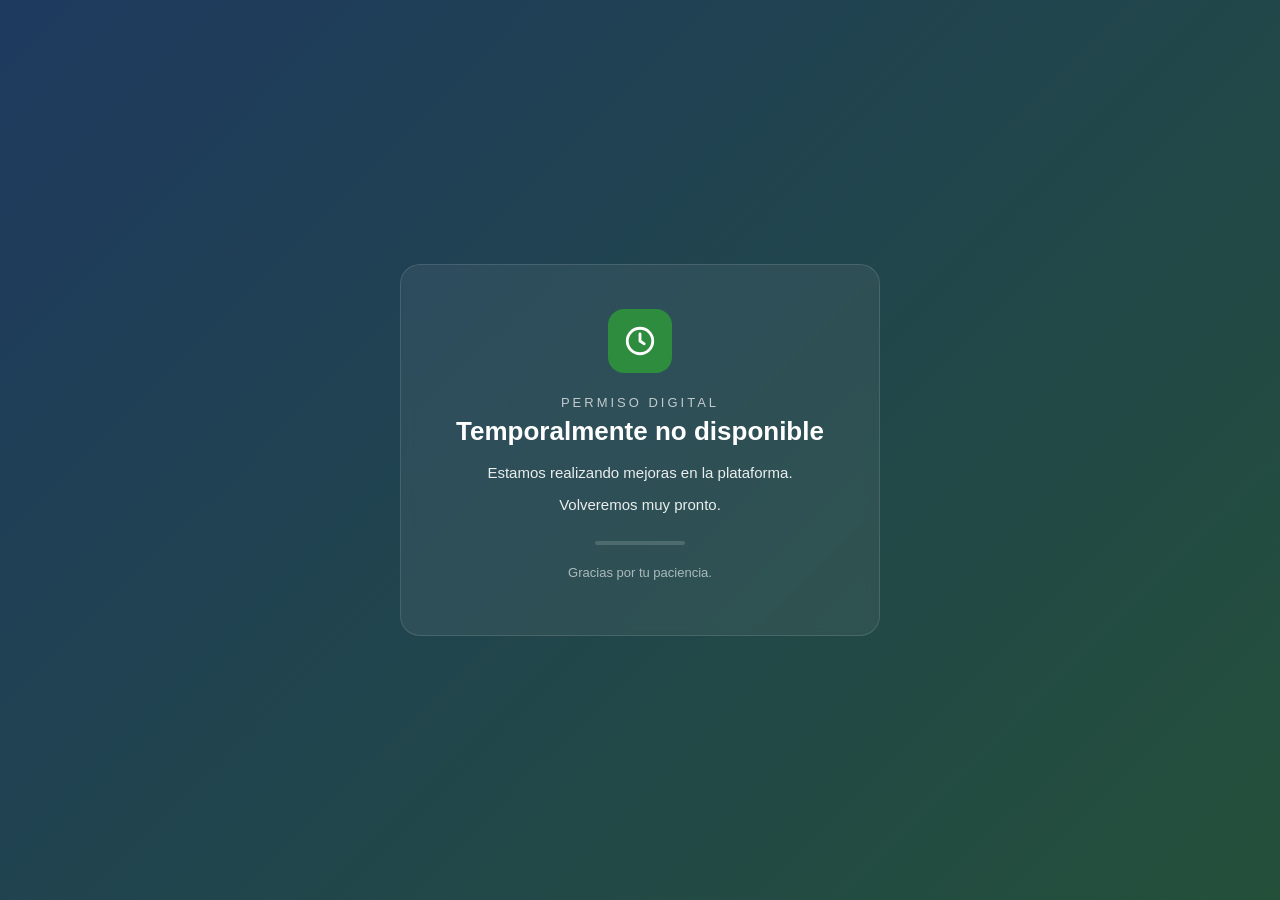
<file: index.html>
<!doctype html>
<html lang="es">
<head>
  <meta charset="utf-8">
  <meta name="viewport" content="width=device-width, initial-scale=1">
  <meta name="robots" content="noindex, nofollow">
  <title>Permiso Digital — Temporalmente no disponible</title>
  <style>
    * { box-sizing: border-box; margin: 0; padding: 0; }
    html, body { height: 100%; }
    body {
      font-family: -apple-system, "Segoe UI", Roboto, Helvetica, Arial, sans-serif;
      background: linear-gradient(135deg, #1e3a5f 0%, #24503a 100%);
      color: #fff; min-height: 100vh;
      display: flex; align-items: center; justify-content: center; padding: 24px;
    }
    .card {
      width: 100%; max-width: 480px; text-align: center;
      background: rgba(255,255,255,0.06);
      border: 1px solid rgba(255,255,255,0.12);
      border-radius: 20px; padding: 44px 32px;
      backdrop-filter: blur(6px);
    }
    .icono {
      width: 64px; height: 64px; margin: 0 auto 22px;
      border-radius: 16px; background: #2d8c3e;
      display: flex; align-items: center; justify-content: center;
    }
    .icono svg { width: 34px; height: 34px; stroke: #fff; fill: none; stroke-width: 2; }
    .marca { font-size: 13px; letter-spacing: 3px; text-transform: uppercase; opacity: 0.7; margin-bottom: 6px; }
    h1 { font-size: 26px; font-weight: 800; margin-bottom: 14px; line-height: 1.2; }
    p { font-size: 15px; line-height: 1.6; opacity: 0.9; margin-bottom: 8px; }
    .small { font-size: 13px; opacity: 0.6; margin-top: 18px; }
    .barra { height: 4px; width: 90px; margin: 24px auto 0; border-radius: 999px; background: rgba(255,255,255,0.15); overflow: hidden; position: relative; }
    .barra::after { content: ""; position: absolute; left: -40%; top: 0; height: 100%; width: 40%; background: #2d8c3e; border-radius: 999px; animation: mov 1.6s ease-in-out infinite; }
    @keyframes mov { 0% { left: -40%; } 100% { left: 100%; } }
  </style>
</head>
<body>
  <main class="card">
    <div class="icono">
      <svg viewBox="0 0 24 24" xmlns="http://www.w3.org/2000/svg">
        <circle cx="12" cy="12" r="9"></circle>
        <path stroke-linecap="round" stroke-linejoin="round" d="M12 7v5l3 2"></path>
      </svg>
    </div>
    <div class="marca">Permiso Digital</div>
    <h1>Temporalmente no disponible</h1>
    <p>Estamos realizando mejoras en la plataforma.</p>
    <p>Volveremos muy pronto.</p>
    <div class="barra"></div>
    <p class="small">Gracias por tu paciencia.</p>
  </main>
</body>
</html>
</file>
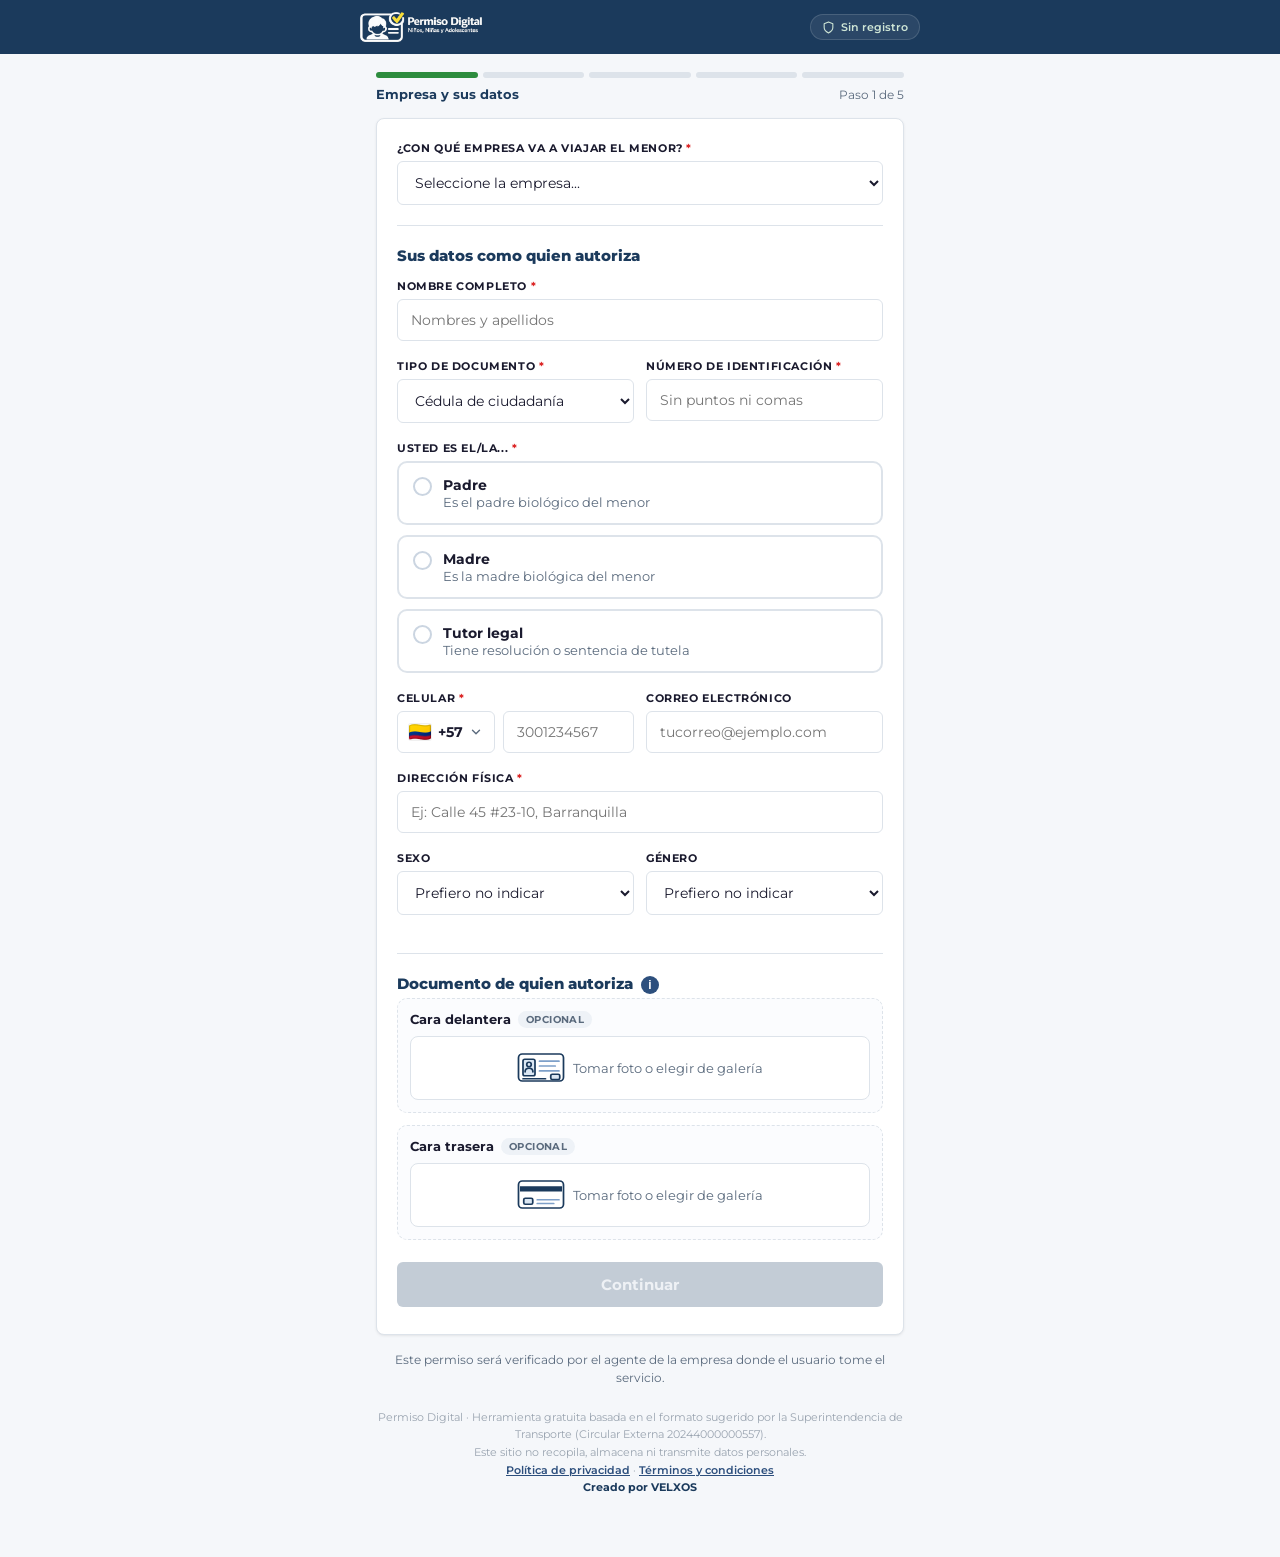
<file: crear.html>
<!DOCTYPE html>
<html lang="es">
<head>
<meta charset="UTF-8">
<meta name="viewport" content="width=device-width, initial-scale=1">
<title>Crear permiso de viaje para menor de edad en bus | Gratis</title>
<meta name="description" content="Diligencia y descarga el permiso de viaje para menores de edad en bus, con el formato oficial de la Superintendencia de Transporte. Gratis, sin registro, en PDF.">
<meta name="robots" content="index, follow">
<link rel="canonical" href="https://permisodigital.com/crear">
<meta property="og:type" content="website">
<meta property="og:site_name" content="Permiso Digital">
<meta property="og:locale" content="es_CO">
<meta property="og:title" content="Crear permiso de viaje para menor de edad en bus">
<meta property="og:description" content="Formato oficial de la Superintendencia de Transporte. Llénalo, firma y descárgalo en PDF. Gratis y sin registro.">
<meta property="og:url" content="https://permisodigital.com/crear">
<meta property="og:image" content="https://permisodigital.com/assets/og-image.png">
<meta property="og:image:width" content="1200">
<meta property="og:image:height" content="630">
<meta name="twitter:card" content="summary_large_image">
<meta name="twitter:image" content="https://permisodigital.com/assets/og-image.png">
<link rel="icon" href="assets/favicon-32x32.png">
<link rel="preconnect" href="https://fonts.googleapis.com">
<link rel="preconnect" href="https://fonts.gstatic.com" crossorigin>
<link href="https://fonts.googleapis.com/css2?family=Montserrat:wght@400;500;600;700;800&family=Nunito+Sans:opsz,wght@6..12,400;6..12,600;6..12,700;6..12,800&family=Caveat:wght@500;600;700&display=swap" rel="stylesheet">
<link rel="stylesheet" href="assets/styles.css?v=15">
</head>
<body>

<!-- Banda institucional (simple) -->
<div class="inst-band">
  <div class="in">
    <a class="home" href="/"><img class="logo-w" src="assets/logo-navbar-white.png" alt="Permiso Digital"></a>
    <span class="chip">
      <svg viewBox="0 0 24 24" fill="none" stroke="currentColor" stroke-width="2" stroke-linecap="round" stroke-linejoin="round"><path d="M12 22s8-4 8-10V5l-8-3-8 3v7c0 6 8 10 8 10z"/></svg>
      Sin registro
    </span>
  </div>
</div>

<div class="wiz">

  <div class="paso-ind">
    <div class="barra" id="barra"></div>
    <div class="lab"><b id="paso-titulo">Empresa y sus datos</b><span id="paso-conteo">Paso 1 de 6</span></div>
  </div>

  <!-- ============ PASO 1 ============ -->
  <section class="paso card" data-paso="1">
    <div class="field">
      <label class="input-label" for="empresa">¿Con qué empresa va a viajar el menor? <span class="req">*</span></label>
      <select class="input-field" id="empresa">
        <option value="" disabled selected>Seleccione la empresa...</option>
        <option value="generica">Genérica (formato base)</option>
        <option value="copetran">Copetran</option>
        <option value="brasilia">Expreso Brasilia</option>
        <option value="berlinas">Berlinas del Fonce</option>
        <option value="bolivariano">Expreso Bolivariano</option>
        <option value="ochoa">Rápido Ochoa</option>
      </select>
      <div id="empresa-info"></div>
    </div>

    <hr class="divider">
    <div class="field-title">Sus datos como quien autoriza</div>

    <div class="field">
      <label class="input-label">Nombre completo <span class="req">*</span></label>
      <input class="input-field" type="text" data-k="aut.nombre" placeholder="Nombres y apellidos">
    </div>
    <div class="grid-2">
      <div class="field">
        <label class="input-label">Tipo de documento <span class="req">*</span></label>
        <select class="input-field" data-k="aut.tipoDoc">
          <option value="CC">Cédula de ciudadanía</option><option value="CE">Cédula de extranjería</option>
          <option value="PA">Pasaporte</option><option value="PP">Permiso de permanencia</option>
        </select>
      </div>
      <div class="field">
        <label class="input-label">Número de identificación <span class="req">*</span></label>
        <input class="input-field" type="text" inputmode="numeric" data-k="aut.numero" placeholder="Sin puntos ni comas">
      </div>
    </div>
    <div class="field">
      <label class="input-label">Usted es el/la... <span class="req">*</span></label>
      <div class="opt-group" data-opt="aut.calidad">
        <button type="button" class="opt" data-val="PADRE"><span class="dot"></span><span class="ot"><b>Padre</b><span>Es el padre biológico del menor</span></span></button>
        <button type="button" class="opt" data-val="MADRE"><span class="dot"></span><span class="ot"><b>Madre</b><span>Es la madre biológica del menor</span></span></button>
        <button type="button" class="opt" data-val="TUTOR"><span class="dot"></span><span class="ot"><b>Tutor legal</b><span>Tiene resolución o sentencia de tutela</span></span></button>
      </div>
    </div>
    <div class="grid-2">
      <div class="field">
        <label class="input-label">Celular <span class="req">*</span></label>
        <div class="tel-row">
          <button type="button" class="tel-cc" data-cc="aut.indicativo" aria-label="Indicativo telefónico"><img class="flag" src="assets/flags/co.png" srcset="assets/flags/co-2x.png 2x" alt="Colombia"><span class="cc-code">+57</span><svg viewBox="0 0 24 24" fill="none" stroke="currentColor" stroke-width="2.4" stroke-linecap="round" stroke-linejoin="round"><path d="M6 9l6 6 6-6"/></svg></button>
          <input class="input-field" type="tel" inputmode="numeric" maxlength="13" data-k="aut.celular" placeholder="3001234567">
        </div>
      </div>
      <div class="field">
        <label class="input-label">Correo electrónico</label>
        <input class="input-field" type="email" inputmode="email" data-k="aut.correo" placeholder="tucorreo@ejemplo.com">
      </div>
    </div>
    <div class="field">
      <label class="input-label">Dirección física <span class="req">*</span></label>
      <input class="input-field" type="text" data-k="aut.direccion" placeholder="Ej: Calle 45 #23-10, Barranquilla">
    </div>
    <div class="grid-2">
      <div class="field">
        <label class="input-label">Sexo</label>
        <select class="input-field" data-k="aut.sexo"><option value="">Prefiero no indicar</option><option>Hombre</option><option>Mujer</option><option>Intersexual</option></select>
      </div>
      <div class="field">
        <label class="input-label">Género</label>
        <select class="input-field" data-k="aut.genero"><option value="">Prefiero no indicar</option><option>Masculino</option><option>Femenino</option><option>Hombre transgénero</option><option>Mujer transgénero</option><option>Persona no binaria</option></select>
      </div>
    </div>

    <hr class="divider">
    <div class="docs-head">
      <span class="t">Documento de quien autoriza</span>
      <span class="info-wrap"><button type="button" class="info-i">i</button>
        <div class="info-pop" hidden>Es <b>opcional</b>. Si adjuntas la foto del documento, sale en el PDF. Al entregar el permiso suelen pedirse los documentos de quien autoriza, del menor y del acompañante, así que tenerlos aquí te ahorra tiempo.</div>
      </span>
    </div>
    <div class="docup" data-doc="aut.frente">
      <div class="dh">Cara delantera <span class="opt-tag">Opcional</span></div>
      <button type="button" class="drop"><span class="drop-ico"></span> Tomar foto o elegir de galería</button><input type="file" accept="image/*" hidden>
      <div class="thumb"></div>
    </div>
    <div class="docup" data-doc="aut.reverso">
      <div class="dh">Cara trasera <span class="opt-tag">Opcional</span></div>
      <button type="button" class="drop"><span class="drop-ico"></span> Tomar foto o elegir de galería</button><input type="file" accept="image/*" hidden>
      <div class="thumb"></div>
    </div>

    <div class="nav-row"><button type="button" class="btn-primary btn-block" data-next>Continuar</button></div>
    <div class="hint err" data-errores></div>
  </section>

  <!-- ============ PASO 2 — Menor ============ -->
  <section class="paso card" data-paso="2" hidden>
    <div class="field">
      <label class="input-label">Nombre completo del menor <span class="req">*</span></label>
      <input class="input-field" type="text" data-k="menor.nombre" placeholder="Nombres y apellidos del menor">
    </div>
    <div class="grid-2">
      <div class="field">
        <label class="input-label">Tipo de documento <span class="req">*</span></label>
        <select class="input-field" data-k="menor.tipoDoc"><option value="RC">Registro civil de nacimiento</option><option value="TI">Tarjeta de identidad</option><option value="OTRO">Otro</option></select>
      </div>
      <div class="field">
        <label class="input-label">Número o serial <span class="req">*</span></label>
        <input class="input-field" type="text" data-k="menor.numero" placeholder="Número o serial">
      </div>
    </div>

    <div class="docs-head">
      <span class="t">Documento del menor</span>
      <span class="info-wrap"><button type="button" class="info-i">i</button>
        <div class="info-pop" hidden>Opcional. Adjunta el documento del menor (registro civil o tarjeta de identidad) para que salga en el PDF; suele pedirse al momento del viaje.</div>
      </span>
    </div>
    <div class="docup" data-doc="menor.frente">
      <div class="dh">Cara delantera <span class="opt-tag">Opcional</span></div>
      <button type="button" class="drop"><span class="drop-ico"></span> Tomar foto o elegir de galería</button><input type="file" accept="image/*" hidden>
      <div class="thumb"></div>
    </div>
    <div class="docup" data-doc="menor.reverso">
      <div class="dh">Cara trasera <span class="opt-tag">Opcional</span></div>
      <button type="button" class="drop"><span class="drop-ico"></span> Tomar foto o elegir de galería</button><input type="file" accept="image/*" hidden>
      <div class="thumb"></div>
    </div>

    <hr class="divider">
    <button type="button" class="chk-line" data-chk="menor.discapacidad">
      <span class="box"><svg viewBox="0 0 24 24" fill="none" stroke="currentColor" stroke-width="3.2" stroke-linecap="round" stroke-linejoin="round"><path d="M4 12l5 6L20 5"/></svg></span>
      El menor tiene alguna discapacidad
    </button>
    <div data-if="menor.discapacidad=SI" hidden>
      <div class="field" style="margin-top:12px">
        <label class="input-label">Tipo de discapacidad</label>
        <select class="input-field" data-k="menor.tipoDiscapacidad"><option value="">Seleccione...</option><option>Física</option><option>Visual</option><option>Cognitiva – intelectual</option><option>Auditiva</option><option>Mental – psicosocial</option><option>Múltiple</option></select>
      </div>
    </div>
    <div style="height:10px"></div>
    <button type="button" class="chk-line" data-chk="menor.etnia">
      <span class="box"><svg viewBox="0 0 24 24" fill="none" stroke="currentColor" stroke-width="3.2" stroke-linecap="round" stroke-linejoin="round"><path d="M4 12l5 6L20 5"/></svg></span>
      El menor pertenece a una comunidad étnica
    </button>
    <div data-if="menor.etnia=SI" hidden>
      <div class="field" style="margin-top:12px">
        <label class="input-label">Tipo de población étnica</label>
        <select class="input-field" data-k="menor.tipoEtnia"><option value="">Seleccione...</option><option>Indígena</option><option>Gitano</option><option>Palenquero</option><option>Raizal</option><option>Otra</option></select>
      </div>
    </div>

    <div class="nav-row"><button type="button" class="btn-secondary" data-prev>Atrás</button><button type="button" class="btn-primary" data-next>Continuar</button></div>
    <div class="hint err" data-errores></div>
  </section>

  <!-- ============ PASO 3 — Viaje ============ -->
  <section class="paso card" data-paso="3" hidden>
    <div class="grid-2">
      <div class="field">
        <label class="input-label">Fecha del viaje <span class="req">*</span></label>
        <input class="input-field" type="date" data-k="viaje.fecha">
      </div>
      <div class="field"></div>
    </div>
    <div class="grid-2">
      <div class="field">
        <label class="input-label">Ciudad de origen <span class="req">*</span></label>
        <div class="combo" data-combo="viaje.origen"><div class="cin"><svg class="pin" viewBox="0 0 24 24" fill="none" stroke="currentColor" stroke-width="1.8"><path d="M21 10c0 7-9 12-9 12s-9-5-9-12a9 9 0 0 1 18 0z"/><circle cx="12" cy="10" r="3"/></svg><input class="input-field" type="text" autocomplete="off" placeholder="Ej: Medellín"></div></div>
      </div>
      <div class="field">
        <label class="input-label">Ciudad de destino <span class="req">*</span></label>
        <div class="combo" data-combo="viaje.destino"><div class="cin"><svg class="pin" viewBox="0 0 24 24" fill="none" stroke="currentColor" stroke-width="1.8"><path d="M21 10c0 7-9 12-9 12s-9-5-9-12a9 9 0 0 1 18 0z"/><circle cx="12" cy="10" r="3"/></svg><input class="input-field" type="text" autocomplete="off" placeholder="Ej: Bogotá D.C."></div></div>
      </div>
    </div>

    <div class="field">
      <label class="input-label">¿El menor viaja acompañado por un adulto? <span class="req">*</span></label>
      <div class="yn" data-yn="viaje.acompanado"><button type="button" data-val="SI">Sí</button><button type="button" data-val="NO">No</button></div>
      <p class="hint">Un adulto distinto al padre, madre o tutor que viaja junto al menor.</p>
    </div>

    <div class="field">
      <label class="input-label" style="display:flex;align-items:center;gap:7px;line-height:1.4;">
        ¿Habrá una persona autorizada para recibir al menor en la terminal de destino? <span class="req">*</span>
        <span class="info-wrap"><button type="button" class="info-i">i</button>
          <div class="info-pop" hidden>La empresa <b>no ofrece servicio de recogida</b>. Al llegar al destino, entrega al menor <b>únicamente a la persona que registres aquí</b>, tras verificar su documento, y no se responsabiliza del menor una vez entregado. Esa persona la designa la familia. Si nadie lo recibirá en la terminal, deja "No".</div>
        </span>
      </label>
      <div class="yn" data-yn="viaje.recogido"><button type="button" data-val="SI">Sí</button><button type="button" data-val="NO">No</button></div>
    </div>

    <div class="nav-row"><button type="button" class="btn-secondary" data-prev>Atrás</button><button type="button" class="btn-primary" data-next>Continuar</button></div>
    <div class="hint err" data-errores></div>
  </section>

  <!-- ============ PASO 4 — Acompañante y receptor ============ -->
  <section class="paso card" data-paso="4" hidden>
    <div data-if="viaje.acompanado=SI" hidden>
      <div class="field-title">Persona autorizada para viajar con el menor</div>
      <div class="field">
        <label class="input-label">Nombre completo <span class="req">*</span></label>
        <input class="input-field" type="text" data-k="acomp.nombre" placeholder="Nombres y apellidos">
      </div>
      <div class="grid-2">
        <div class="field">
          <label class="input-label">Tipo de documento</label>
          <select class="input-field" data-k="acomp.tipoDoc"><option value="CC">Cédula de ciudadanía</option><option value="CE">Cédula de extranjería</option><option value="PA">Pasaporte</option><option value="PP">Permiso de permanencia</option></select>
        </div>
        <div class="field">
          <label class="input-label">Número de identificación</label>
          <input class="input-field" type="text" data-k="acomp.numero">
        </div>
      </div>
      <div class="docs-head"><span class="t">Documento del acompañante</span>
        <span class="info-wrap"><button type="button" class="info-i">i</button><div class="info-pop" hidden>Opcional. Con una sola cara del documento es suficiente. Sale en el PDF.</div></span>
      </div>
      <div class="docup" data-doc="acomp.doc">
        <div class="dh">Documento (una cara) <span class="opt-tag">Opcional</span></div>
        <button type="button" class="drop"><span class="drop-ico"></span> Tomar foto o elegir de galería</button><input type="file" accept="image/*" hidden>
        <div class="thumb"></div>
      </div>
      <hr class="divider">
    </div>

    <div data-if="viaje.recogido=SI" hidden>
      <div class="field-title">Persona autorizada para recoger al menor</div>
      <div class="field">
        <label class="input-label">Nombre completo <span class="req">*</span></label>
        <input class="input-field" type="text" data-k="rec.nombre" placeholder="Nombres y apellidos">
      </div>
      <div class="grid-2">
        <div class="field">
          <label class="input-label">Tipo de documento</label>
          <select class="input-field" data-k="rec.tipoDoc"><option value="CC">Cédula de ciudadanía</option><option value="CE">Cédula de extranjería</option><option value="PA">Pasaporte</option><option value="PP">Permiso de permanencia</option></select>
        </div>
        <div class="field">
          <label class="input-label">Número de identificación</label>
          <input class="input-field" type="text" data-k="rec.numero">
        </div>
      </div>
      <div class="grid-2">
        <div class="field"><label class="input-label">Número telefónico</label><div class="tel-row"><button type="button" class="tel-cc" data-cc="rec.indicativo" aria-label="Indicativo telefónico"><img class="flag" src="assets/flags/co.png" srcset="assets/flags/co-2x.png 2x" alt="Colombia"><span class="cc-code">+57</span><svg viewBox="0 0 24 24" fill="none" stroke="currentColor" stroke-width="2.4" stroke-linecap="round" stroke-linejoin="round"><path d="M6 9l6 6 6-6"/></svg></button><input class="input-field" type="tel" inputmode="numeric" maxlength="13" data-k="rec.celular"></div></div>
        <div class="field"><label class="input-label">Correo electrónico</label><input class="input-field" type="email" data-k="rec.correo"></div>
      </div>
      <div class="field"><label class="input-label">Dirección física</label><input class="input-field" type="text" data-k="rec.direccion"></div>
    </div>

    <div id="paso4-vacio" class="alerta-info" hidden>
      <svg viewBox="0 0 24 24" fill="none" stroke="currentColor" stroke-width="2" stroke-linecap="round" stroke-linejoin="round"><circle cx="12" cy="12" r="10"/><path d="M12 16v-4M12 8h.01"/></svg>
      <div>El menor viaja solo y sin persona que lo reciba en la terminal. No se requieren datos adicionales; puedes continuar.</div>
    </div>

    <div class="nav-row"><button type="button" class="btn-secondary" data-prev>Atrás</button><button type="button" class="btn-primary" data-next>Continuar</button></div>
    <div class="hint err" data-errores></div>
  </section>

  <!-- ============ PASO 5 — Firma ============ -->
  <section class="paso card" data-paso="5" hidden>
    <div class="field">
      <label class="input-label">Firma de quien autoriza <span class="req">*</span></label>
      <p class="hint" style="margin-top:0;margin-bottom:8px">Firme con el dedo (celular) o con el mouse. Aparecerá en el permiso.</p>
      <div class="firma-wrap" id="firma-wrap">
        <canvas id="firma-canvas"></canvas>
        <div class="firma-base"></div>
        <div class="firma-ph" id="firma-ph">
          <svg viewBox="0 0 24 24" fill="none" stroke="currentColor" stroke-width="1.7" stroke-linecap="round" stroke-linejoin="round"><path d="M3 21s3-1 6-4 6-9 4-11-6 3-4 8 5 4 8 3 3-3 3-3"/></svg>
          Firme aquí
        </div>
        <button type="button" class="firma-clear" id="firma-clear">Borrar</button>
      </div>
      <div class="firma-aviso">
        <svg viewBox="0 0 24 24" fill="currentColor"><path d="M12 2L1 21h22L12 2zm0 6l6.5 11h-13L12 8zm-1 4v3h2v-3h-2zm0 4v2h2v-2h-2z"/></svg>
        <div><b>Importante — lea antes de firmar.</b> Con su firma usted autoriza el viaje de un <b>menor de edad</b> y declara, bajo su responsabilidad, que los datos son veraces y que actúa en la calidad indicada (padre, madre o tutor legal). Esta firma tiene <b>validez legal</b> como firma electrónica (Decreto 2364 de 2012) y respalda la autorización conforme a la Ley 1098 de 2006. Firmar con información falsa o sin tener la facultad legal puede acarrear responsabilidad civil y penal.</div>
      </div>
    </div>
    <div class="nav-row"><button type="button" class="btn-secondary" data-prev>Atrás</button><button type="button" class="btn-primary" data-next>Continuar</button></div>
    <div class="hint err" data-errores></div>
  </section>

  <!-- ============ PASO 6 — Resumen ============ -->
  <section class="paso card" data-paso="6" hidden>
    <div class="field-title">Revise y descargue</div>
    <div id="resumen"></div>
    <div class="alerta-aviso" style="border-left:4px solid var(--orange,#D5703E);">
      <div><b style="color:var(--orange,#D5703E);">Declaración.</b> Al generar este permiso declaro que la información aquí registrada es <b>verídica</b>. Este permiso será verificado por el agente de la empresa transportadora al momento de tomar el servicio.</div>
    </div>
    <div class="alerta-exito">
      <img class="noguarda-ico" src="assets/no-guarda2.png?v=6" alt="No se guardan datos">
      <div>Al descargar, el permiso se genera <b>en tu dispositivo</b> como PDF. No se envía ni se almacena nada.</div>
    </div>
    <div class="nav-row">
      <button type="button" class="btn-secondary" data-prev>Atrás</button>
      <button type="button" class="btn-primary" id="btn-pdf">Descargar permiso en PDF</button>
    </div>
  </section>

  <p class="disclaimer" id="disclaimer">Este permiso será verificado por el agente de la empresa donde el usuario tome el servicio.</p>
  <div class="wiz-foot">
    Permiso Digital · Herramienta gratuita basada en el formato sugerido por la Superintendencia de Transporte (Circular Externa 20244000000557).<br>
    Este sitio no recopila, almacena ni transmite datos personales.<br>
    <a href="/privacidad" style="color:var(--marino-600);font-weight:600;">Política de privacidad</a> ·
    <a href="/terminos" style="color:var(--marino-600);font-weight:600;">Términos y condiciones</a><br>
    <span style="color:var(--marino-700);font-weight:700;">Creado por VELXOS</span>
  </div>
</div>

<!-- ============ FORMATO OFICIAL (plantilla de salida, oculta) ============ -->
<div id="salida-wrap" aria-hidden="true">
  <div class="page" id="formato">
    <h1>AUTORIZACIÓN DE VIAJE PARA NIÑOS, NIÑAS Y ADOLESCENTES</h1>
    <p class="subtitle">No acompañados o que se desplacen en compañía de un adulto que no sea su padre, madre o tutor legal.</p>
    <div class="card">
      <div class="band">Datos del niño, niña o adolescente</div>
      <div class="body" data-sec="menor">
        <div class="field-row"><span>Nombre completo</span><input type="text"></div>
        <div class="label-bold">Tipo de documento</div>
        <div class="grid2">
          <div class="cb"><input type="checkbox"><label>Registro civil de nacimiento</label></div>
          <div class="cb-fill"><input type="checkbox"><label>Otro:</label><input type="text" class="cb-line"></div>
          <div class="cb"><input type="checkbox"><label>Tarjeta de identidad</label></div>
          <div class="cb-fill"><label>Número de identificación o serial</label><input type="text" class="cb-line"></div>
        </div>
        <div class="hr"></div>
        <div class="q-orange">¿El menor de edad se encuentra en situación de discapacidad?</div>
        <div class="grid2" style="max-width:280px;">
          <div class="cb"><input type="checkbox"><label>Sí</label></div>
          <div class="cb"><input type="checkbox"><label>No</label></div>
        </div>
        <div class="label-bold">Tipo de discapacidad</div>
        <div class="grid2">
          <div class="cb"><input type="checkbox"><label>Física</label></div>
          <div class="cb"><input type="checkbox"><label>Visual</label></div>
          <div class="cb"><input type="checkbox"><label>Cognitiva – intelectual</label></div>
          <div class="cb"><input type="checkbox"><label>Auditiva</label></div>
          <div class="cb"><input type="checkbox"><label>Mental – psicosocial</label></div>
          <div class="cb"><input type="checkbox"><label>Múltiple</label></div>
        </div>
        <div class="hr"></div>
        <div class="q-orange">¿Pertenece a alguna comunidad étnica?</div>
        <div class="grid2" style="max-width:280px;">
          <div class="cb"><input type="checkbox"><label>Sí</label></div>
          <div class="cb"><input type="checkbox"><label>No</label></div>
        </div>
        <div class="label-bold">Tipo de población étnica pertenece</div>
        <div class="grid2">
          <div class="cb"><input type="checkbox"><label>Indígena</label></div>
          <div class="cb"><input type="checkbox"><label>Gitano</label></div>
          <div class="cb"><input type="checkbox"><label>Palenquero</label></div>
          <div class="cb-fill"><input type="checkbox"><label>Otra</label><input type="text" class="cb-line"></div>
          <div class="cb"><input type="checkbox"><label>Raizal</label></div>
          <div></div>
        </div>
      </div>

      <div class="band">Datos de quien otorga el permiso</div>
      <div class="body" data-sec="autoriza">
        <div class="field-row"><span>Nombre completo</span><input type="text"></div>
        <div class="label-bold">Tipo de documento</div>
        <div class="grid2">
          <div class="cb"><input type="checkbox"><label>Cédula de ciudadanía</label></div>
          <div class="cb"><input type="checkbox"><label>Pasaporte</label></div>
          <div class="cb"><input type="checkbox"><label>Cédula de extranjería</label></div>
          <div class="cb"><input type="checkbox"><label>Otro</label></div>
          <div class="cb"><input type="checkbox"><label>Permiso de permanencia</label></div>
          <div class="cb-fill"><label>Número de identificación</label><input type="text" class="cb-line"></div>
        </div>
        <div class="hr"></div>
        <div class="q-orange">Calidad en que actúa (tipo de parentesco o tutoría legal)</div>
        <div class="grid2">
          <div class="stack">
            <div class="cb"><input type="checkbox"><label>Padre</label></div>
            <div class="cb"><input type="checkbox"><label>Madre</label></div>
            <div class="cb"><input type="checkbox"><label>Tutor legal</label></div>
          </div>
          <div class="stack">
            <div class="field-row"><span>Número telefónico</span><input type="text"></div>
            <div class="field-row"><span>Correo electrónico</span><input type="text"></div>
            <div class="field-row"><span>Dirección física</span><input type="text"></div>
          </div>
        </div>
        <div class="hr"></div>
        <div class="three-block">
          <div>
            <div class="q-orange">Sexo</div>
            <div class="stack">
              <div class="cb"><input type="checkbox"><label>Hombre</label></div>
              <div class="cb"><input type="checkbox"><label>Mujer</label></div>
              <div class="cb"><input type="checkbox"><label>Intersexual</label></div>
              <div class="cb-fill"><input type="checkbox"><label>Otro</label><input type="text" class="cb-line"></div>
            </div>
          </div>
          <div>
            <div class="q-orange">Género</div>
            <div class="stack">
              <div class="cb"><input type="checkbox"><label>Masculino</label></div>
              <div class="cb"><input type="checkbox"><label>Femenino</label></div>
              <div class="cb"><input type="checkbox"><label>Hombre transgénero</label></div>
              <div class="cb"><input type="checkbox"><label>Mujer transgénero</label></div>
            </div>
          </div>
          <div>
            <div class="q-orange">&nbsp;</div>
            <div class="stack">
              <div class="cb"><input type="checkbox"><label>Persona no binaria</label></div>
              <div class="cb"><input type="checkbox"><label>Prefiero no decir</label></div>
              <div class="cb-fill"><input type="checkbox"><label>Otro</label><input type="text" class="cb-line"></div>
            </div>
          </div>
        </div>
      </div>

      <div class="band">Datos de la persona autorizada para viajar con el menor de edad</div>
      <div class="body" data-sec="viajar">
        <p class="note-text">Campo exclusivo para autorizaciones de viaje de niños, niñas o adolescentes acompañados por un adulto diferente al padre, madre o tutor legal.</p>
        <div class="field-row"><span>Nombre completo</span><input type="text"></div>
        <div class="label-bold">Tipo de documento</div>
        <div class="grid2">
          <div class="cb"><input type="checkbox"><label>Cédula de ciudadanía</label></div>
          <div class="cb"><input type="checkbox"><label>Pasaporte</label></div>
          <div class="cb"><input type="checkbox"><label>Cédula de extranjería</label></div>
          <div class="cb"><input type="checkbox"><label>Otro</label></div>
          <div class="cb"><input type="checkbox"><label>Permiso de permanencia</label></div>
          <div class="cb-fill"><label>Número de identificación</label><input type="text" class="cb-line"></div>
        </div>
      </div>

      <div class="band">Datos del viaje</div>
      <div class="body" data-sec="viaje">
        <div class="three-block">
          <div class="field-row"><span>Fecha del viaje</span><input type="text"></div>
          <div class="field-row"><span>Origen</span><input type="text"></div>
          <div class="field-row"><span>Destino</span><input type="text"></div>
        </div>
      </div>

      <div class="band">Datos de la persona autorizada para recoger al menor de edad</div>
      <div class="body" data-sec="recoger">
        <div class="field-row"><span>Nombre completo</span><input type="text"></div>
        <div class="label-bold">Tipo de documento</div>
        <div class="grid2">
          <div class="cb"><input type="checkbox"><label>Cédula de ciudadanía</label></div>
          <div class="cb"><input type="checkbox"><label>Pasaporte</label></div>
          <div class="cb"><input type="checkbox"><label>Cédula de extranjería</label></div>
          <div class="cb"><input type="checkbox"><label>Otro</label></div>
          <div class="cb"><input type="checkbox"><label>Permiso de permanencia</label></div>
          <div class="cb-fill"><label>Número de identificación</label><input type="text" class="cb-line"></div>
        </div>
        <div class="two-block" style="margin-top:2px;">
          <div class="field-row"><span>Número telefónico</span><input type="text"></div>
          <div class="field-row"><span>Correo electrónico</span><input type="text"></div>
        </div>
        <div class="field-row"><span>Dirección física</span><input type="text"></div>
      </div>

      <div class="band">Manifestación expresa de autorización del viaje de la niña, niño o adolescente</div>
      <div class="body">
        <div class="manifest-grid">
          <div class="manifest-lines"><input type="text"><input type="text"><input type="text"></div>
          <div class="firma-block firma-manifest">
            <div class="firma-area" id="salida-firma"></div>
            <span class="firma-label">Firma de quien autoriza</span>
          </div>
        </div>
        <div class="anexos">
          <span class="a-title">Anexos:</span>
          <div>1. Copia del documento que pruebe el parentesco. 2. Copia del documento de identidad del mayor de edad al que se autoriza.</div>
          <ul><li>Registro civil de nacimiento</li><li>Sentencia Judicial</li></ul>
        </div>
      </div>

      <div class="band">Constancia de entrega del menor de edad a la persona autorizada</div>
      <div class="body">
        <p class="constancia-text">Una vez verificada la identidad de la persona autorizada para recibir el menor de edad en el lugar de destino, se le hace entrega formal, quién deja constancia de la recepción del niño, niña o adolescente con su firma.</p>
        <div class="firma-row"><div class="firma-block"><div class="firma-area"></div><span class="firma-label">Firma de quien recibe</span></div></div>
      </div>
    </div>
    <div class="timestamp" id="salida-timestamp"></div>
    <div class="watermark" id="watermark"></div>
  </div>
</div>

<!-- Panel: cámara o galería -->
<div class="sheet-ov" id="sheet-ov" hidden></div>
<div class="sheet" id="doc-sheet" hidden role="dialog" aria-label="Agregar documento">
  <div class="sheet-grab"></div>
  <p class="sheet-title">Agregar documento</p>
  <div class="sheet-box">
    <button type="button" class="sheet-opt" data-cap="cam">
      <svg viewBox="0 0 24 24" fill="none" stroke="currentColor" stroke-width="1.8" stroke-linecap="round" stroke-linejoin="round"><path d="M23 19a2 2 0 0 1-2 2H3a2 2 0 0 1-2-2V8a2 2 0 0 1 2-2h4l2-3h6l2 3h4a2 2 0 0 1 2 2z"/><circle cx="12" cy="13" r="4"/></svg>
      <span class="ot"><b>Tomar foto</b><small>Abrir la cámara ahora</small></span>
      <svg class="chev" viewBox="0 0 24 24" fill="none" stroke="currentColor" stroke-width="2" stroke-linecap="round" stroke-linejoin="round"><path d="M9 6l6 6-6 6"/></svg>
    </button>
    <div class="sheet-sep"></div>
    <button type="button" class="sheet-opt" data-cap="gal">
      <svg viewBox="0 0 24 24" fill="none" stroke="currentColor" stroke-width="1.8" stroke-linecap="round" stroke-linejoin="round"><rect x="3" y="3" width="18" height="18" rx="2"/><circle cx="8.5" cy="8.5" r="1.6"/><path d="M21 15l-5-5L5 21"/></svg>
      <span class="ot"><b>Elegir de galería</b><small>Fotos de tu dispositivo</small></span>
      <svg class="chev" viewBox="0 0 24 24" fill="none" stroke="currentColor" stroke-width="2" stroke-linecap="round" stroke-linejoin="round"><path d="M9 6l6 6-6 6"/></svg>
    </button>
  </div>
  <button type="button" class="sheet-cancel" id="sheet-cancel">Cancelar</button>
</div>

<!-- Selector de indicativo -->
<div class="cc-sheet" id="cc-sheet" hidden role="dialog" aria-label="Indicativo telefónico">
  <div class="cc-panel">
    <div class="cc-grab"></div>
    <div class="cc-head"><span>Indicativo telefónico</span><button type="button" id="cc-close" aria-label="Cerrar">&#10005;</button></div>
    <div class="cc-search">
      <svg viewBox="0 0 24 24" fill="none" stroke="currentColor" stroke-width="2" stroke-linecap="round" stroke-linejoin="round"><circle cx="11" cy="11" r="7"/><path d="M21 21l-4.3-4.3"/></svg>
      <input type="text" id="cc-buscar" placeholder="Buscar país o código…" autocomplete="off">
    </div>
    <div class="cc-list" id="cc-list"></div>
  </div>
</div>

<!-- Cámara en la página -->
<div class="cam-modal" id="cam-modal" hidden>
  <div class="cam-top"><span>Documento — tomar foto</span><button type="button" id="cam-close" aria-label="Cerrar">&#10005;</button></div>
  <div class="cam-stage">
    <video id="cam-video" autoplay playsinline muted></video>
    <div class="cam-guide"></div>
    <p class="cam-hint">Coloca el documento <b>en horizontal</b> dentro del marco, con buena luz y sin reflejos. Verifica que el texto se lea con claridad antes de capturar.</p>
    <div class="cam-err" id="cam-err" hidden></div>
  </div>
  <div class="cam-bottom"><button type="button" class="cam-shot" id="cam-shot" aria-label="Capturar foto"></button></div>
</div>

<script src="vendor/html2canvas.min.js"></script>
<script src="vendor/jspdf.umd.min.js"></script>
<script src="assets/ciudades.js"></script>
<script src="assets/logo-wm.js"></script>
<script src="assets/app.js?v=22"></script>
</body>
</html>
</file>
<file: assets/styles.css>
:root{--marino-50:#f0f4f9;--marino-100:#dae3ef;--marino-200:#bacce1;--marino-500:#3a6497;--marino-600:#2d4f7d;--marino-700:#1b3a5c;--marino-800:#172f4a;--verde-50:#f0faf1;--verde-100:#d9f2dc;--verde-300:#7ecf8a;--verde-500:#2d8c3e;--verde-700:#1d5928;--gob-fondo:#f5f7fa;--gob-borde:#dde3ea;--gob-texto:#1a1a2e;--gob-suave:#5a6a7d;--blue-50:#eff6ff;--blue-200:#bfdbfe;--blue-800:#1e40af;--amber-50:#fffbeb;--amber-200:#fde68a;--amber-800:#92400e;--red-500:#dc2626;--peach:#F9EAE2;--band:#DF916B;--orange:#D5703E;--text:#575756;--dark:#454545;--line:#3a3a3a;--cb:#828282;--divider:#ECD8CC;--ink:#1c356b}*{box-sizing:border-box;-webkit-print-color-adjust:exact;print-color-adjust:exact}body,html{margin:0;padding:0;background:var(--gob-fondo);color:var(--gob-texto);font-family:Montserrat,Arial,Helvetica,sans-serif;-webkit-font-smoothing:antialiased}.inst-band{background:var(--marino-700);color:#fff;padding:12px 16px}.inst-band .in{max-width:560px;margin:0 auto;display:flex;align-items:center;gap:10px}.inst-band .logo{height:30px;width:auto}.inst-band .ti{font-weight:700;font-size:15px;line-height:1.1}.inst-band .ti small{display:block;font-weight:500;font-size:11px;color:#bacce1}.inst-band .priv{margin-left:auto;display:inline-flex;align-items:center;gap:6px;font-size:11px;font-weight:600;color:#cfe6d6}.inst-band .priv svg{width:14px;height:14px}.wiz{max-width:560px;margin:0 auto;padding:18px 16px 60px}.paso-ind{margin-bottom:16px}.paso-ind .barra{display:flex;gap:5px;margin-bottom:8px}.paso-ind .seg{flex:1;height:6px;border-radius:99px;background:var(--gob-borde);transition:background .2s}.paso-ind .seg.on{background:var(--verde-500)}.paso-ind .lab{display:flex;justify-content:space-between;align-items:center;font-size:12px;color:var(--gob-suave)}.paso-ind .lab b{color:var(--marino-700);font-size:13px}.card{background:#fff;border:1px solid var(--gob-borde);border-radius:8px;box-shadow:0 1px 3px rgba(0,0,0,.07),0 1px 2px -1px rgba(0,0,0,.04);padding:22px 20px}.input-label{display:block;font-size:11px;font-weight:700;color:var(--gob-texto);text-transform:uppercase;letter-spacing:.6px;margin-bottom:6px}.req{color:var(--red-500)}.input-field{width:100%;padding:11px 13px;border-radius:6px;border:1px solid var(--gob-borde);background:#fff;color:var(--gob-texto);font-size:14px;font-family:inherit;transition:border-color .15s}.input-field:focus{outline:0;border-color:var(--marino-500);box-shadow:0 0 0 3px var(--marino-100)}select.input-field{cursor:pointer}.hint{font-size:12px;color:var(--gob-suave);margin-top:5px;line-height:1.4}.hint.err{color:var(--red-500)}.field{margin-bottom:18px}.grid-2{display:grid;grid-template-columns:1fr 1fr;gap:12px}.field-title{font-size:15px;font-weight:800;color:var(--marino-700);margin:2px 0 14px}.divider{border:none;border-top:1px solid var(--gob-borde);margin:20px 0}.btn-primary{display:inline-flex;align-items:center;justify-content:center;gap:8px;background:var(--marino-700);color:#fff;font-weight:700;border:none;cursor:pointer;padding:13px 20px;border-radius:6px;font-size:15px;font-family:inherit;transition:background .15s,transform .16s}.btn-primary:hover{background:var(--marino-800)}.btn-primary:active{transform:scale(.98)}.btn-primary:disabled{background:#c3ccd6;color:#eef1f5;cursor:not-allowed;box-shadow:none}.btn-primary:disabled:hover{background:#c3ccd6}.btn-primary.inactivo{background:#c3ccd6;color:#eef1f5;box-shadow:none}.btn-primary.inactivo:hover{background:#c3ccd6}.btn-secondary{display:inline-flex;align-items:center;justify-content:center;gap:6px;background:#fff;color:var(--marino-700);font-weight:700;border:1px solid var(--marino-200);cursor:pointer;padding:13px 18px;border-radius:6px;font-size:15px;font-family:inherit;transition:background .15s}.btn-secondary:hover{background:var(--gob-fondo)}.btn-block{width:100%}.nav-row{display:flex;gap:10px;margin-top:22px}.nav-row .btn-secondary{flex:none}.nav-row .btn-primary{flex:1}.opt-group{display:grid;gap:10px;margin-top:4px}.opt-group.row{grid-template-columns:1fr 1fr}.opt{display:flex;align-items:flex-start;gap:11px;padding:13px 14px;border:2px solid var(--gob-borde);border-radius:10px;background:#fff;cursor:pointer;text-align:left;transition:border-color .15s,background .15s;font-family:inherit}.opt:hover{border-color:var(--verde-300)}.opt.sel{border-color:var(--verde-500);background:var(--verde-50)}.opt .dot{width:19px;height:19px;margin-top:1px;border-radius:50%;border:2px solid #cbd5e1;flex:none;display:flex;align-items:center;justify-content:center}.opt.sel .dot{border-color:var(--verde-500)}.opt.sel .dot::after{content:'';width:10px;height:10px;border-radius:50%;background:var(--verde-500)}.opt .ot b{display:block;font-size:14px;color:var(--gob-texto);font-weight:700}.opt .ot span{display:block;font-size:12.5px;color:var(--gob-suave);margin-top:1px}.alerta-info{display:flex;gap:10px;padding:13px 14px;border-radius:6px;background:var(--blue-50);border:1px solid var(--blue-200);color:var(--blue-800);font-size:13px;line-height:1.45;margin-top:12px}.alerta-info svg{width:18px;height:18px;flex:none;margin-top:1px}.alerta-aviso{display:flex;gap:10px;padding:13px 14px;border-radius:6px;background:var(--amber-50);border:1px solid var(--amber-200);color:var(--amber-800);font-size:13px;line-height:1.45;margin-top:12px}.alerta-exito{display:flex;gap:10px;padding:13px 14px;border-radius:6px;background:var(--verde-50);border:1px solid var(--verde-100);color:var(--verde-700);font-size:13px;line-height:1.45}.doc-slot{border:1.5px dashed var(--gob-borde);border-radius:10px;padding:12px;background:#fbfcfe;margin-bottom:12px}.doc-slot b{font-size:13px;color:var(--gob-texto)}.doc-slot .tag{display:inline-block;font-size:10.5px;font-weight:700;color:var(--gob-suave);background:#eef2f7;border-radius:99px;padding:2px 8px;margin-left:6px;text-transform:uppercase;letter-spacing:.4px}.doc-slot input[type=file]{display:block;margin-top:8px;font-size:12.5px}.doc-slot .thumb img{margin-top:8px;max-width:100%;max-height:130px;border-radius:6px;border:1px solid var(--gob-borde)}.firma-wrap{border:2px solid var(--gob-borde);border-radius:12px;background:#fff;position:relative;height:180px;overflow:hidden}.firma-wrap.active{border-color:var(--verde-300)}#firma-canvas{width:100%;height:100%;touch-action:none;cursor:crosshair;display:block}.firma-ph{position:absolute;inset:0;display:flex;flex-direction:column;align-items:center;justify-content:center;color:#b9c2cd;font-size:13px;pointer-events:none;gap:6px}.firma-ph svg{width:26px;height:26px}.firma-base{position:absolute;left:8%;right:8%;bottom:34px;border-bottom:1.5px solid #cbd5e1}.firma-clear{position:absolute;top:8px;right:8px;font-size:12px;color:var(--gob-suave);background:#fff;border:1px solid var(--gob-borde);border-radius:6px;padding:4px 10px;cursor:pointer}.res-group{border:1px solid var(--gob-borde);border-radius:10px;padding:12px 14px;margin-bottom:12px}.res-group h4{margin:0 0 8px;font-size:11px;text-transform:uppercase;letter-spacing:.6px;color:var(--gob-suave)}.res-row{display:flex;justify-content:space-between;gap:12px;font-size:13.5px;padding:3px 0}.res-row .k{color:var(--gob-suave)}.res-row .v{color:var(--gob-texto);font-weight:600;text-align:right}.disclaimer{text-align:center;font-size:12px;color:var(--gob-suave);margin-top:16px;line-height:1.5;padding:0 8px}.wiz-foot{text-align:center;font-size:11px;color:#9aa4b0;margin-top:22px;line-height:1.6}#salida-wrap{position:fixed;left:-99999px;top:0;width:820px}.timestamp{font-size:8px;color:#8a7d73;text-align:center;margin-top:3px;letter-spacing:.2px;font-family:'Nunito Sans',Arial,sans-serif}.page{width:820px;margin:0;padding:8px 26px 10px;background:var(--peach);position:relative;overflow:hidden;font-family:'Nunito Sans',Arial,sans-serif;color:var(--text)}.page h1{font-size:19px;margin:0 0 1px;font-weight:800;color:var(--dark);line-height:1.12;letter-spacing:.2px;text-align:center}.page .subtitle{font-size:11px;margin:0 0 5px;color:var(--dark);line-height:1.2;text-align:center}.page .card{background:#fff;border:2.5px solid var(--band);border-radius:16px;overflow:hidden;box-shadow:none;padding:0}.band{background:var(--band);color:#fff;text-align:center;font-weight:700;font-size:11px;text-transform:uppercase;padding:2px 10px;line-height:1.25;letter-spacing:.2px}.body{padding:3px 18px 4px}.hr{border-top:1px solid var(--divider);margin:2px 0}.field-row{display:flex;align-items:baseline;gap:5px;font-size:11px;line-height:1;height:16px}.field-row>span{white-space:nowrap}.field-row input[type=text]{flex:1;border:none;border-bottom:1px solid var(--line);background:0 0;padding:0 3px;appearance:none;height:16px;margin:0}.cb-line,.field-row input[type=text],.filled-text,.manifest-lines input[type=text]{font-family:Caveat,cursive;color:var(--ink);font-size:19px;line-height:19px}.label-bold{font-weight:700;font-size:11px;margin:2px 0 1px;color:var(--dark);line-height:1.15}.q-orange{font-weight:700;font-size:11px;margin:3px 0 1px;color:var(--orange);line-height:1.15}.grid2{display:grid;grid-template-columns:1fr 1fr;column-gap:20px;row-gap:0;margin-bottom:1px}.three-block{display:grid;grid-template-columns:1fr 1fr 1fr;column-gap:16px}.two-block{display:grid;grid-template-columns:1fr 1fr;column-gap:28px}.cb{display:flex;align-items:center;gap:6px;font-size:11px;white-space:nowrap;line-height:1;height:14px}.cb input[type=checkbox],.cb-fill input[type=checkbox]{appearance:none;width:12px;height:12px;margin:0;padding:0;border:1.3px solid var(--cb);background:#fff;flex:none;border-radius:2px}.cb input[type=checkbox]:checked,.cb-fill input[type=checkbox]:checked{border-color:var(--ink);background:#fff url("data:image/svg+xml,%3Csvg xmlns='http://www.w3.org/2000/svg' viewBox='0 0 24 24' fill='none' stroke='%231c356b' stroke-width='3.4' stroke-linecap='round' stroke-linejoin='round'%3E%3Cpath d='M4 12l5 6L20 5'/%3E%3C/svg%3E") center/10px no-repeat}.cb-fill{display:flex;align-items:baseline;gap:6px;font-size:11px;line-height:1;height:16px}.cb-line{appearance:none;border:none;border-bottom:1px solid var(--line);background:0 0;flex:1;min-width:30px;padding:0 2px;height:16px;margin:0}.stack .cb{margin-bottom:0}.note-text{font-size:10px;margin:1px 0 2px;line-height:1.25}.manifest-grid{display:grid;grid-template-columns:1.05fr 0.95fr;column-gap:26px;align-items:end}.manifest-lines{display:flex;flex-direction:column;gap:6px;margin:3px 0 2px}.manifest-lines input[type=text]{width:100%;border:none;border-bottom:1px solid var(--line);background:0 0;font-size:11px;padding:1px 4px;color:var(--dark)}.firma-row{display:flex;justify-content:flex-end;margin-top:4px}.firma-block{width:280px;text-align:center}.firma-manifest{width:100%}.firma-area{height:28px;border-bottom:1px solid var(--line);display:flex;align-items:flex-end;justify-content:center}.firma-manifest .firma-area{height:64px;padding:0}.firma-manifest .firma-area img{max-height:100%;max-width:100%}.firma-label{display:block;font-size:11px;color:var(--text);margin-top:2px}.anexos{font-size:10px;margin:4px 0 1px;line-height:1.25}.anexos .a-title{color:var(--orange);font-weight:700}.anexos ul{margin:1px 0 0 18px;padding:0}.constancia-text{font-size:10px;margin:0 0 4px;line-height:1.3}.extra-body .field-row{height:18px;margin-bottom:3px}.pdf-clone{position:fixed;left:-99999px;top:0}.filled-text{display:inline-block}.cbx{display:inline-block;width:12px;height:12px;border:1.3px solid var(--ink);border-radius:2px;vertical-align:middle;flex:none;background:#fff url("data:image/svg+xml,%3Csvg xmlns='http://www.w3.org/2000/svg' viewBox='0 0 24 24' fill='none' stroke='%231c356b' stroke-width='3.4' stroke-linecap='round' stroke-linejoin='round'%3E%3Cpath d='M4 12l5 6L20 5'/%3E%3C/svg%3E") center/10px no-repeat}.cbx-empty{display:inline-block;width:12px;height:12px;border:1.3px solid var(--cb);border-radius:2px;vertical-align:middle;flex:none;background:#fff}.previsual{overflow-x:auto;border:1px solid var(--gob-borde);border-radius:10px;margin-top:14px;background:var(--peach)}.previsual .page{transform-origin:top left}.inst-band .in a.home{display:flex;align-items:center;gap:9px;color:inherit;text-decoration:none}.inst-band .logo-w{height:30px;width:auto}.inst-band .chip{margin-left:auto;display:inline-flex;align-items:center;gap:6px;font-size:11px;font-weight:600;color:#cfe6d6;background:rgba(255,255,255,.07);border:1px solid rgba(255,255,255,.14);border-radius:99px;padding:5px 11px}.inst-band .chip svg{width:13px;height:13px}.pol-link{color:var(--blue-800);text-decoration:underline;font-weight:700;white-space:nowrap}.chk-line{display:flex;align-items:center;gap:12px;padding:9px 2px;border:none;background:0 0;cursor:pointer;font-size:14px;color:var(--gob-texto);font-weight:500;text-align:left;width:100%;font-family:inherit}.chk-line .box{width:22px;height:22px;border-radius:5px;border:2px solid #b8c2cf;flex:none;display:flex;align-items:center;justify-content:center;background:#fff;transition:border-color .15s,background .15s}.chk-line.on .box{border-color:var(--verde-500);background:var(--verde-500)}.chk-line .box svg{width:14px;height:14px;color:#fff;opacity:0}.chk-line.on .box svg{opacity:1}.firma-aviso{display:flex;gap:9px;margin-top:12px;padding:12px 13px;background:var(--amber-50);border:1px solid var(--amber-200);border-radius:8px;font-size:12.5px;line-height:1.55;color:var(--amber-800)}.firma-aviso svg{width:17px;height:17px;flex:none;margin-top:1px}.firma-aviso b{font-weight:800}.yn{display:flex;gap:8px}.yn button{flex:1;padding:11px;border:2px solid var(--gob-borde);border-radius:10px;background:#fff;cursor:pointer;font-family:inherit;font-size:14px;font-weight:700;color:var(--gob-suave);transition:border-color .15s,background .15s,color .15s}.yn button:hover{border-color:var(--verde-300)}.yn button.on{border-color:var(--verde-500);background:var(--verde-50);color:var(--verde-700)}.info-i{display:inline-flex;align-items:center;justify-content:center;width:18px;height:18px;border-radius:50%;background:var(--marino-600);color:#fff;font-size:12px;font-weight:800;font-style:normal;cursor:pointer;border:none;flex:none;line-height:1;vertical-align:middle}.info-wrap{position:relative;display:inline-block}.info-pop{position:absolute;z-index:40;top:calc(100% + 6px);right:0;width:260px;background:var(--marino-800);color:#fff;font-size:12px;line-height:1.5;font-weight:400;padding:11px 13px;border-radius:10px;box-shadow:0 10px 30px rgba(0,0,0,.25)}.info-pop::after{content:'';position:absolute;top:-5px;right:12px;width:10px;height:10px;background:var(--marino-800);transform:rotate(45deg)}.docs-head{display:flex;align-items:center;gap:8px;margin:2px 0 4px}.docs-head .t{font-size:15px;font-weight:800;color:var(--marino-700)}.docup{border:1.5px dashed var(--gob-borde);border-radius:10px;padding:12px;background:#fbfcfe;margin-bottom:12px}.docup .dh{font-size:12.5px;font-weight:700;color:var(--gob-texto);margin-bottom:8px;display:flex;align-items:center;gap:7px}.docup .opt-tag{font-size:10px;font-weight:700;color:var(--gob-suave);background:#eef2f7;border-radius:99px;padding:2px 8px;text-transform:uppercase;letter-spacing:.4px}.docup .drop{display:flex;align-items:center;justify-content:center;gap:8px;padding:14px;border:1px solid var(--gob-borde);border-radius:8px;background:#fff;color:var(--gob-suave);font-size:13px;cursor:pointer;text-align:center;width:100%;font-family:inherit}.docup .drop:hover{border-color:var(--marino-400,#5882b0);color:var(--marino-700)}.docup .drop svg{width:18px;height:18px;flex:none}.drop-ico{width:48px;height:34px;flex:none;background-position:center;background-repeat:no-repeat;background-size:contain}.docup[data-doc$=frente] .drop-ico{background-image:url("doc-frente.svg?v=7")}.docup[data-doc$=reverso] .drop-ico{background-image:url("doc-reverso.svg?v=7")}.docup[data-doc="acomp.doc"] .drop-ico{background-image:url("doc-frente.svg?v=7")}.noguarda-ico{width:66px;height:auto;flex:none;align-self:center}.sheet-ov{position:fixed;inset:0;z-index:60;background:rgba(15,31,50,.42)}.sheet{position:fixed;z-index:61;left:0;right:0;bottom:0;background:#fff;border-radius:20px 20px 0 0;box-shadow:0 -8px 40px rgba(0,0,0,.25);padding:6px 16px 20px;animation:sheet-up .22s ease}@keyframes sheet-up{from{transform:translateY(100%)}to{transform:translateY(0)}}.sheet-grab{width:38px;height:4px;border-radius:99px;background:#e2e8f0;margin:8px auto 6px}.sheet-title{text-align:center;font-size:11px;font-weight:700;color:var(--gob-suave);text-transform:uppercase;letter-spacing:.1em;margin:2px 0 12px}.sheet-box{border:1px solid var(--gob-borde);border-radius:14px;overflow:hidden}.sheet-opt{width:100%;display:flex;align-items:center;gap:14px;padding:15px 16px;background:#fff;border:none;cursor:pointer;font-family:inherit;text-align:left}.sheet-opt:hover{background:var(--gob-fondo)}.sheet-opt>svg{width:23px;height:23px;color:var(--marino-700);flex:none}.sheet-opt .ot{flex:1}.sheet-opt .ot b{display:block;font-size:15px;color:var(--gob-texto);font-weight:700}.sheet-opt .ot small{display:block;font-size:12px;color:var(--gob-suave);margin-top:1px}.sheet-opt .chev{width:16px;height:16px;color:#cbd5e1;flex:none}.sheet-sep{height:1px;background:var(--gob-borde)}.sheet-cancel{width:100%;margin-top:12px;padding:14px;border:none;border-radius:14px;background:var(--gob-fondo);font-family:inherit;font-size:15px;font-weight:700;color:var(--gob-texto);cursor:pointer}.sheet-cancel:hover{background:#e9edf3}@media (min-width:560px){.sheet{left:50%;right:auto;bottom:auto;top:50%;transform:translate(-50%,-50%);width:420px;border-radius:16px;animation:none}}.cam-modal{position:fixed;inset:0;z-index:70;background:#000;display:flex;flex-direction:column}.cam-modal[hidden]{display:none}.cam-top{display:flex;align-items:center;justify-content:space-between;padding:12px 16px;color:#fff;font-size:14px;font-weight:600;background:rgba(0,0,0,.6)}.cam-top button{background:rgba(255,255,255,.14);color:#fff;border:none;width:34px;height:34px;border-radius:50%;font-size:15px;cursor:pointer}.cam-stage{flex:1;position:relative;overflow:hidden;display:flex;align-items:center;justify-content:center;background:#000}#cam-video{width:100%;height:100%;object-fit:cover}.cam-guide{position:absolute;inset:30% 7%;border:2px dashed rgba(255,255,255,.65);border-radius:14px;pointer-events:none}.cam-err{position:absolute;inset:0;display:flex;align-items:center;justify-content:center;text-align:center;color:#fff;padding:0 32px;font-size:14px;line-height:1.55;background:#000}.cam-err[hidden]{display:none}.cam-hint{position:absolute;left:50%;bottom:16px;transform:translateX(-50%);width:88%;max-width:520px;margin:0;text-align:center;color:#fff;font-size:13px;line-height:1.45;background:rgba(0,0,0,.5);padding:9px 14px;border-radius:10px;pointer-events:none}.cam-bottom{padding:22px;display:flex;justify-content:center;background:rgba(0,0,0,.6)}.cam-shot{width:70px;height:70px;border-radius:50%;border:5px solid #fff;background:rgba(255,255,255,.28);cursor:pointer;transition:transform .12s}.cam-shot:active{transform:scale(.92)}.docup .thumb{margin-top:0}.docup.has .drop{display:none}.docup .thumb img{width:100%;max-height:160px;object-fit:contain;border-radius:8px;border:1px solid var(--gob-borde);background:#fff}.docup .thumb .rm{display:inline-flex;align-items:center;gap:6px;margin-top:6px;font-size:12px;color:var(--marino-600);background:0 0;border:none;cursor:pointer;font-family:inherit;font-weight:600}.combo{position:relative}.combo .cin{position:relative}.combo .cin svg.pin{position:absolute;left:11px;top:50%;transform:translateY(-50%);width:16px;height:16px;color:var(--gob-suave);pointer-events:none}.combo .input-field{padding-left:34px}.combo-list{position:absolute;z-index:45;top:calc(100% + 4px);left:0;right:0;background:#fff;border:1px solid var(--gob-borde);border-radius:10px;box-shadow:0 10px 30px rgba(16,23,45,.14);max-height:240px;overflow:auto;padding:4px 0}.combo-list li{list-style:none;display:flex;justify-content:space-between;gap:10px;padding:9px 12px;cursor:pointer;font-size:14px;color:#374151}.combo-list li.act,.combo-list li:hover{background:var(--marino-50);color:var(--marino-800)}.combo-list li .dep{font-size:12px;color:var(--gob-suave);flex:none}.tel-row{display:flex;gap:8px;align-items:stretch}.tel-row .input-field{flex:1 1 auto;min-width:0}.tel-cc{display:inline-flex;align-items:center;gap:7px;flex:0 0 auto;padding:0 11px;height:auto;border:1px solid var(--gob-borde);border-radius:6px;background:#fff;cursor:pointer;font-family:inherit;transition:border-color .15s}.tel-cc:hover{border-color:var(--marino-500)}.tel-cc .flag{width:22px;height:16px;border-radius:2px;object-fit:cover;display:block;flex:none;box-shadow:0 0 0 1px rgba(0,0,0,.06)}.tel-cc .cc-code{font-size:14px;font-weight:700;color:var(--gob-texto);letter-spacing:-.2px}.tel-cc svg{width:14px;height:14px;color:var(--gob-suave);flex:none}.cc-sheet{position:fixed;inset:0;z-index:80;background:rgba(15,31,50,.44);display:flex;align-items:flex-end;justify-content:center}.cc-sheet[hidden]{display:none}.cc-panel{width:100%;max-width:520px;background:#fff;border-radius:20px 20px 0 0;max-height:74vh;display:flex;flex-direction:column;box-shadow:0 -8px 40px rgba(0,0,0,.28);animation:sheet-up .22s ease}.cc-grab{width:38px;height:4px;border-radius:99px;background:#e2e8f0;margin:8px auto 4px;flex:none}.cc-head{display:flex;align-items:center;justify-content:space-between;padding:6px 18px 10px;flex:none}.cc-head span{font-size:15px;font-weight:800;color:var(--marino-700)}.cc-head button{width:30px;height:30px;border-radius:50%;border:none;background:var(--gob-fondo);color:var(--gob-suave);font-size:14px;cursor:pointer}.cc-search{display:flex;align-items:center;gap:9px;margin:0 16px 8px;padding:10px 12px;background:var(--gob-fondo);border-radius:10px;flex:none}.cc-search svg{width:16px;height:16px;color:var(--gob-suave);flex:none}.cc-search input{flex:1;border:none;background:0 0;outline:0;font-family:inherit;font-size:14px;color:var(--gob-texto);min-width:0}.cc-list{overflow-y:auto;padding:2px 0 18px}.cc-item{width:100%;display:flex;align-items:center;gap:13px;padding:12px 20px;background:#fff;border:none;cursor:pointer;font-family:inherit;text-align:left}.cc-item:hover{background:var(--gob-fondo)}.cc-item.sel{background:var(--verde-50)}.cc-item .flag{width:26px;height:19px;border-radius:3px;object-fit:cover;flex:none;box-shadow:0 0 0 1px rgba(0,0,0,.06)}.cc-item .nm{flex:1;font-size:15px;font-weight:600;color:var(--gob-texto)}.cc-item .cd{font-size:14px;color:var(--gob-suave);font-weight:600}@media (min-width:560px){.cc-sheet{align-items:center}.cc-panel{border-radius:16px;max-height:80vh;animation:none}}.field.faltante .input-label{color:var(--red-500)}.field.faltante .input-field{border-color:var(--red-500);background:#fff6f6}.field.faltante .input-field:focus{box-shadow:0 0 0 3px rgba(220,38,38,.14);border-color:var(--red-500)}.field.faltante .tel-cc{border-color:var(--red-500)}.field.faltante .opt{border-color:var(--red-500)}.field.faltante .yn button{border-color:var(--red-500)}.field.faltante .firma-wrap{border-color:var(--red-500)}@media (max-width:520px){.grid-2{grid-template-columns:1fr}.info-pop{width:220px}}
</file>
